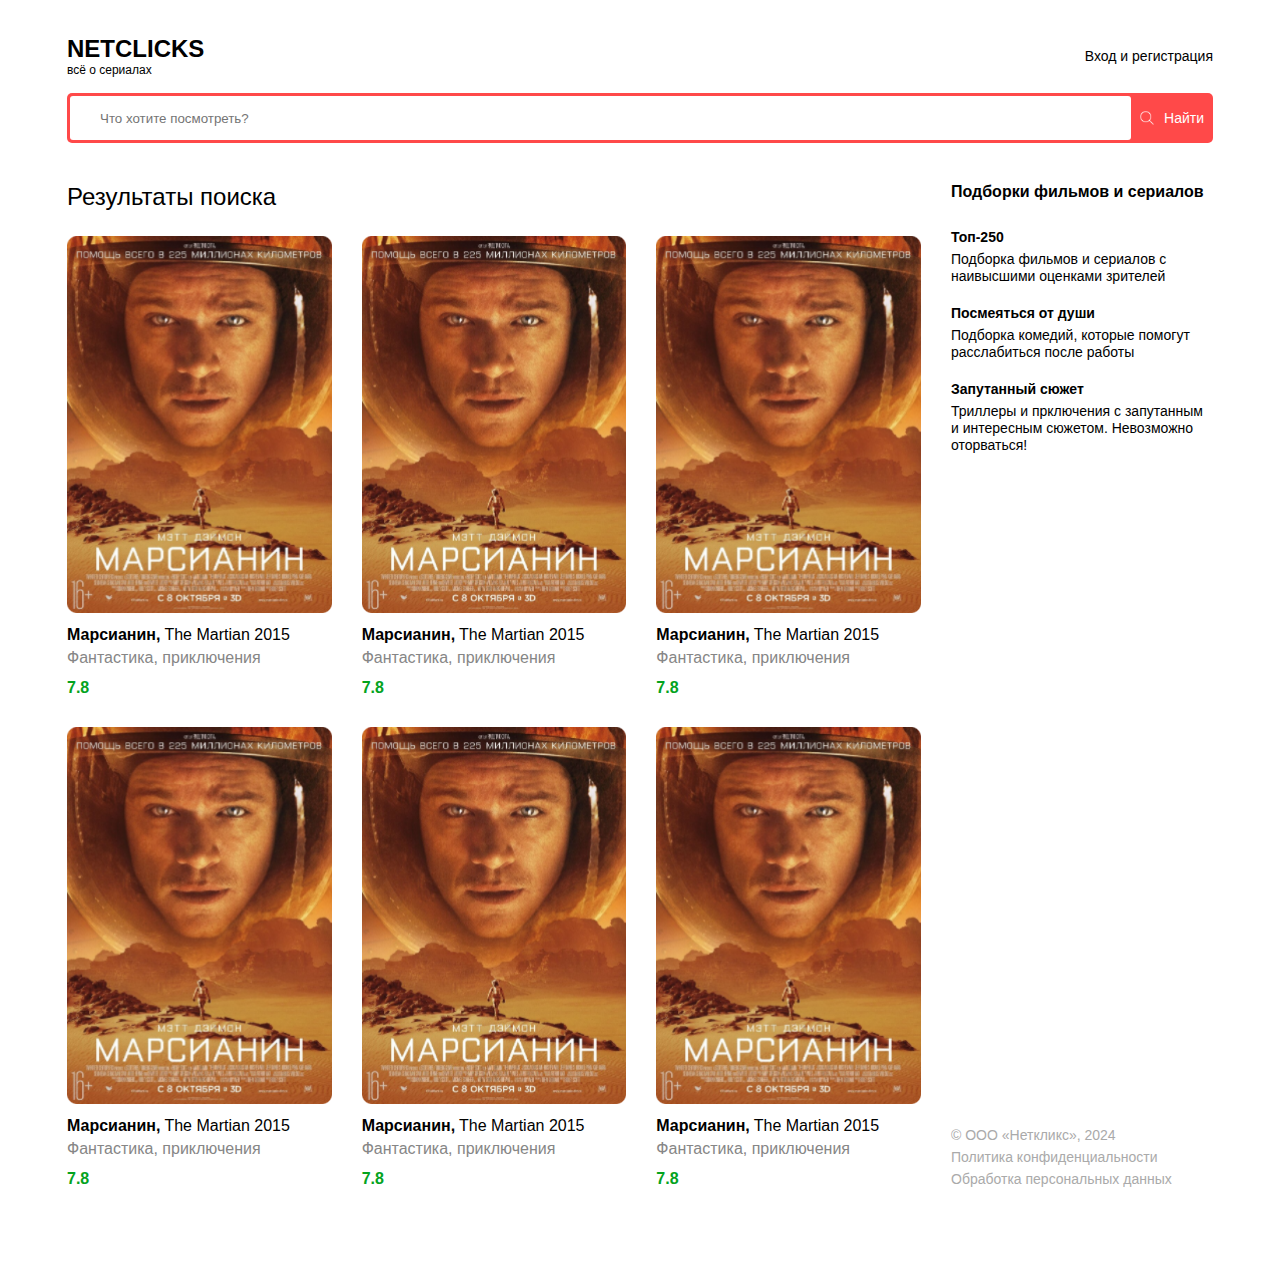
<file: index.html>
<!DOCTYPE html>
<html lang="ru">

<head>
    <meta charset="UTF-8">
    <meta name="viewport" content="width=device-width, initial-scale=1.0">
    <title>Netclicks</title>
    <link rel="stylesheet" href="style/style.css">
</head>

<body>
    <header class="header">
        <div class="container">
            <div class="header__box">
                <div class="header__logo">
                    <h1 class="header__title">NETCLICKS</h1>
                    <p class="header__desc">всё о сериалах</p>
                </div>
                <div class="header__controls">
                    <a href="#" class="header__link">Вход и регистрация</a>
                </div>
                <div class="header__controls header__controls--mobile">
                    <img src="image/menu.svg" alt="Меню">
                </div>
            </div>
        </div>
    </header>

    <main>
        <section class="search">
            <div class="container">
                <div class="search__box">
                    <input type="text" placeholder="Что хотите посмотреть?" class="search__input">
                    <button class="search__button">
                        <img src="image/search.svg" alt="Поиск">
                        <span>Найти</span>
                    </button>
                </div>
            </div>
        </section>
        <section class="content">
            <div class="container">
                <div class="content__box">
                    <div class="content__main">
                        <h2 class="content__title">Результаты поиска</h2>
                        <ul class="content__list">
                            <a href="film.html" class="content__item">
                                <div class="content__img">
                                    <img src="image/film_1.png" alt="Фильм">
                                </div>
                                <div class="content__info">
                                    <h5>Марсианин,</h5>
                                    <span>The Martian 2015</span>
                                </div>
                                <p class="content__desc">Фантастика, приключения</p>
                                <p class="content__rating">7.8</p>
                            </a>
                            <a href="film.html" class="content__item">
                                <div class="content__img">
                                    <img src="image/film_1.png" alt="Фильм">
                                </div>
                                <div class="content__info">
                                    <h5>Марсианин,</h5>
                                    <span>The Martian 2015</span>
                                </div>
                                <p class="content__desc">Фантастика, приключения</p>
                                <p class="content__rating">7.8</p>
                            </a>
                            <a href="film.html" class="content__item">
                                <div class="content__img">
                                    <img src="image/film_1.png" alt="Фильм">
                                </div>
                                <div class="content__info">
                                    <h5>Марсианин,</h5>
                                    <span>The Martian 2015</span>
                                </div>
                                <p class="content__desc">Фантастика, приключения</p>
                                <p class="content__rating">7.8</p>
                            </a>
                            <a href="film.html" class="content__item">
                                <div class="content__img">
                                    <img src="image/film_1.png" alt="Фильм">
                                </div>
                                <div class="content__info">
                                    <h5>Марсианин,</h5>
                                    <span>The Martian 2015</span>
                                </div>
                                <p class="content__desc">Фантастика, приключения</p>
                                <p class="content__rating">7.8</p>
                            </a>
                            <a href="film.html" class="content__item">
                                <div class="content__img">
                                    <img src="image/film_1.png" alt="Фильм">
                                </div>
                                <div class="content__info">
                                    <h5>Марсианин,</h5>
                                    <span>The Martian 2015</span>
                                </div>
                                <p class="content__desc">Фантастика, приключения</p>
                                <p class="content__rating">7.8</p>
                            </a>
                            <a href="film.html" class="content__item">
                                <div class="content__img">
                                    <img src="image/film_1.png" alt="Фильм">
                                </div>
                                <div class="content__info">
                                    <h5>Марсианин,</h5>
                                    <span>The Martian 2015</span>
                                </div>
                                <p class="content__desc">Фантастика, приключения</p>
                                <p class="content__rating">7.8</p>
                            </a>
                        </ul>
                    </div>
                    <div class="content__sidebar">
                        <div class="sidebar__info">
                            <h4 class="sidebar__title">Подборки фильмов и сериалов</h4>
                            <ul class="sidebar__selection selection">
                                <li class="selection__item">
                                    <h5>Топ-250</h5>
                                    <p>Подборка фильмов и сериалов
                                        с наивысшими оценками
                                        зрителей</p>
                                </li>
                                <li class="selection__item">
                                    <h5>Посмеяться от души</h5>
                                    <p>Подборка комедий, которые
                                        помогут расслабиться после
                                        работы</p>
                                </li>
                                <li class="selection__item">
                                    <h5>Запутанный сюжет</h5>
                                    <p>Триллеры и прключения
                                        с запутанным и интересным
                                        сюжетом. Невозможно оторваться!</p>
                                </li>
                            </ul>
                        </div>
                        <div class="sidebar__footer">
                            <p>© ООО «Неткликс», 2024</p>
                            <a href="#">Политика конфиденциальности</a>
                            <a href="#">Обработка персональных данных</a>
                        </div>
                    </div>
                </div>
            </div>
        </section>
    </main>
</body>

</html>
</file>
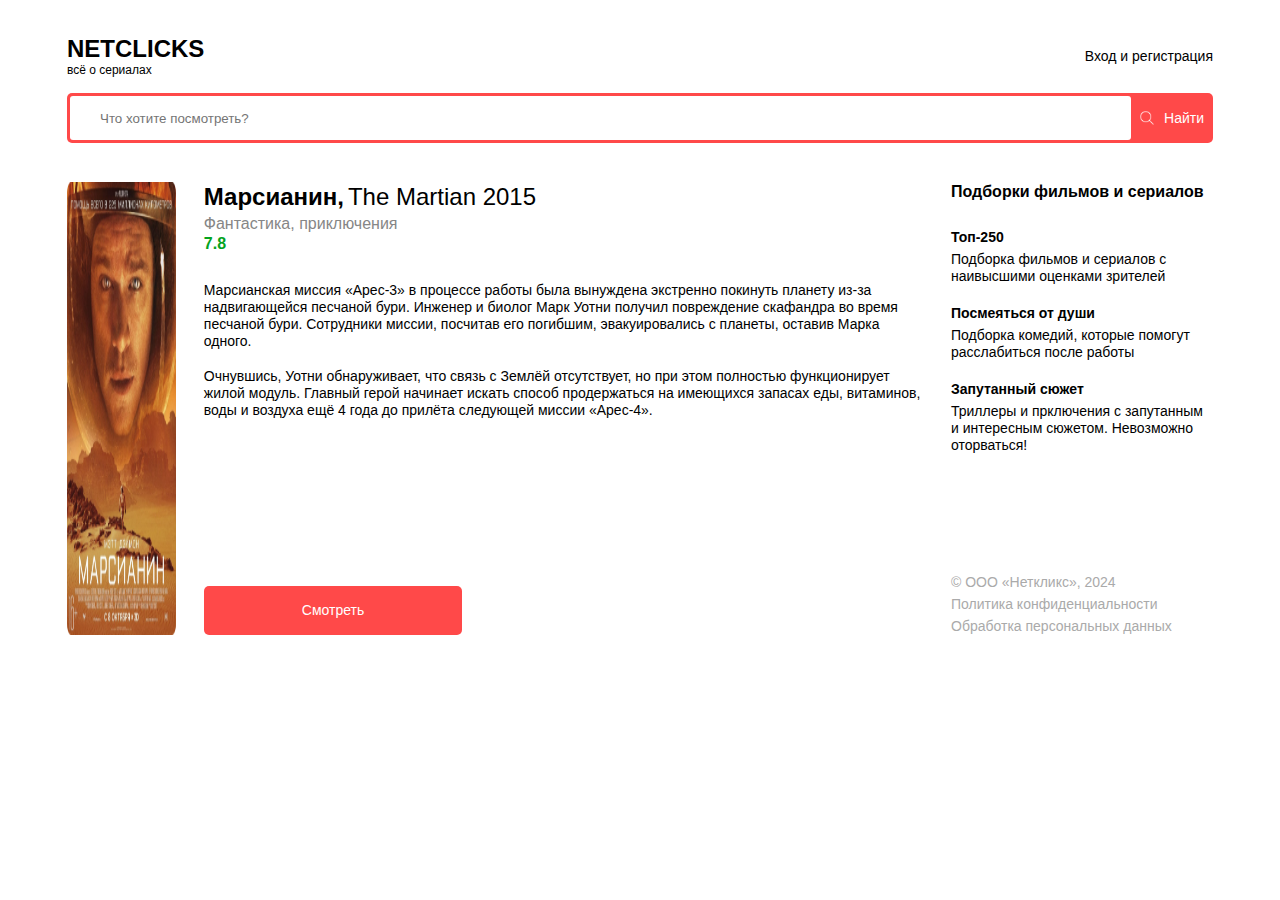
<file: film.html>
<!DOCTYPE html>
<html lang="ru">

<head>
    <meta charset="UTF-8">
    <meta name="viewport" content="width=device-width, initial-scale=1.0">
    <title>Netclicks</title>
    <link rel="stylesheet" href="style/style.css">
</head>

<body>
    <header class="header">
        <div class="container">
            <div class="header__box">
                <div class="header__logo">
                    <h1 class="header__title">NETCLICKS</h1>
                    <p class="header__desc">всё о сериалах</p>
                </div>
                <div class="header__controls">
                    <a href="#" class="header__link">Вход и регистрация</a>
                </div>
                <div class="header__controls header__controls--mobile">
                    <img src="image/menu.svg" alt="Меню">
                </div>
            </div>
        </div>
    </header>

    <main>
        <section class="search">
            <div class="container">
                <div class="search__box">
                    <input type="text" placeholder="Что хотите посмотреть?" class="search__input">
                    <button class="search__button">
                        <img src="image/search.svg" alt="Поиск">
                        <span>Найти</span>
                    </button>
                </div>
            </div>
        </section>
        <section class="content">
            <div class="container">
                <div class="content__box">
                    <div class="content__film film">
                        <div class="film__img">
                            <img src="image/film_1.png" alt="Фильм">
                        </div>
                        <div class="film__info">
                            <div class="film__content">
                                <div class="film__title">
                                    <h1>Марсианин,</h1>
                                    <p>The Martian 2015</p>
                                </div>
                                <p class="film__description">
                                    Фантастика, приключения
                                </p>
                                <p class="film__rating">7.8</p>
                                <p class="film__text">
                                    Марсианская миссия «Арес-3» в процессе работы была вынуждена экстренно покинуть
                                    планету из-за надвигающейся песчаной бури. Инженер и биолог Марк Уотни получил
                                    повреждение скафандра во время песчаной бури. Сотрудники миссии, посчитав его
                                    погибшим, эвакуировались с планеты, оставив Марка одного.
                                </p>
                                <p class="film__text">
                                    Очнувшись, Уотни обнаруживает, что связь с Землёй отсутствует, но при этом полностью
                                    функционирует жилой модуль. Главный герой начинает искать способ продержаться на
                                    имеющихся запасах еды, витаминов, воды и воздуха ещё 4 года до прилёта следующей
                                    миссии «Арес-4».
                                </p>
                            </div>
                            <div class="film__controls">
                                <button>Смотреть</button>
                            </div>
                        </div>
                    </div>
                    <div class="content__sidebar">
                        <div class="sidebar__info">
                            <h4 class="sidebar__title">Подборки фильмов и сериалов</h4>
                            <ul class="sidebar__selection selection">
                                <li class="selection__item">
                                    <h5>Топ-250</h5>
                                    <p>Подборка фильмов и сериалов
                                        с наивысшими оценками
                                        зрителей</p>
                                </li>
                                <li class="selection__item">
                                    <h5>Посмеяться от души</h5>
                                    <p>Подборка комедий, которые
                                        помогут расслабиться после
                                        работы</p>
                                </li>
                                <li class="selection__item">
                                    <h5>Запутанный сюжет</h5>
                                    <p>Триллеры и прключения
                                        с запутанным и интересным
                                        сюжетом. Невозможно оторваться!</p>
                                </li>
                            </ul>
                        </div>
                        <div class="sidebar__footer">
                            <p>© ООО «Неткликс», 2024</p>
                            <a href="#">Политика конфиденциальности</a>
                            <a href="#">Обработка персональных данных</a>
                        </div>
                    </div>
                </div>
            </div>
        </section>
    </main>
</body>

</html>
</file>
<file: style/style.css>
* {
    box-sizing: border-box;
}

body {
    margin: 0;
    padding: 0;
}

ul {
    list-style: none;
    padding: 0;
    margin: 0;
}

.header {
    margin-top: 34px;
    margin-bottom: 15px;
}

.container {
    max-width: 1194px;
    margin: 0 auto;
    padding: 0 24px;
}

.header__box {
    display: flex;
    justify-content: space-between;
    align-items: center;
}

.header__title {
    margin: 0;
    font-family: Inter, sans-serif;
    font-size: 24px;
    font-weight: 700;
    line-height: 29px;
}

.header__desc {
    margin: 0;
    font-family: Inter, sans-serif;
    font-size: 12px;
    font-weight: 300;
    line-height: 15px;
}

.header__link {
    font-family: Inter, sans-serif;
    font-size: 14px;
    font-weight: 400;
    line-height: 17px;
    text-decoration: none;
    color: rgb(0, 0, 0);
}

.header__link:hover {
    color: rgb(255, 73, 73);
}

.header__controls--mobile {
    display: none;
    align-self: flex-start;
}

.search {
    margin-bottom: 39px;
}

.search__box {
    border-radius: 5px;
    background: rgb(255, 73, 73);
    display: flex;
    justify-content: space-between;
    align-items: center;
    padding: 3px;
    gap: 3px;
    height: 50px;
}

.search__input {
    flex-grow: 1;
    height: 100%;
    border: none;
    outline: none;
    border-radius: 3px;
    background: rgb(255, 255, 255);
    padding: 0 30px;
    min-width: 0;
}

.search__button {
    display: flex;
    align-items: center;
    height: 100%;
    gap: 10px;
    background: rgb(255, 73, 73);
    border: none;
    color: rgb(255, 255, 255);
    font-family: Inter, sans-serif;
    font-size: 14px;
    font-weight: 400;
    line-height: 17px;
    cursor: pointer;
}

.content {
    margin-bottom: 94px;
}

.content__box {
    display: flex;
    justify-content: space-between;
    gap: 30px;
}

.content__main {
    flex-grow: 1;
}

.content__title {
    margin-top: 0;
    margin-bottom: 25px;
    color: rgb(0, 0, 0);
    font-family: Inter, sans-serif;
    font-size: 24px;
    font-weight: 500;
    line-height: 29px;
}

.content__list {
    display: flex;
    flex-wrap: wrap;
    gap: 30px;
}

.content__item {
    width: calc((100% - (30px * 2)) / 3);
    text-decoration: none;
}

.content__img {
    width: 100%;
    display: block;
    margin-bottom: 12px;
}

.content__img img {
    width: 100%;
    display: block;
}

.content__info {
    display: flex;
    flex-wrap: wrap;
    gap: 4px;
    margin-bottom: 4px;
}

.content__info h5,
.content__info span {
    margin: 0;
    color: rgb(0, 0, 0);
    font-family: Inter, sans-serif;
    font-size: 16px;
    line-height: 19px;
}

.content__info h5 {
    font-weight: 700;
}

.content__info span {
    font-weight: 400;
}

.content__desc {
    color: rgb(134, 134, 134);
    font-family: Inter, sans-serif;
    font-size: 16px;
    font-weight: 400;
    line-height: 19px;
    margin-top: 0;
    margin-bottom: 11px;
}

.content__rating {
    color: rgb(4, 163, 30);
    font-family: Inter, sans-serif;
    font-size: 16px;
    font-weight: 700;
    line-height: 19px;
    margin: 0;
}

.content__sidebar {
    width: 262px;
    min-width: 262px;
    display: flex;
    flex-direction: column;
    justify-content: space-between;
}

.sidebar__info {
    margin-bottom: 120px;
}

.sidebar__title {
    color: rgb(0, 0, 0);
    font-family: Inter, sans-serif;
    font-size: 16px;
    font-weight: 700;
    line-height: 19px;
    margin-top: 0;
    margin-bottom: 28px;
}

.sidebar__selection {
    display: flex;
    flex-direction: column;
    gap: 20px;
}

.selection__item {
    display: flex;
    flex-direction: column;
}

.selection__item h5,
.selection__item p {
    color: rgb(0, 0, 0);
    font-family: Inter, sans-serif;
    font-size: 14px;
    line-height: 17px;
}

.selection__item h5 {
    font-weight: 700;
    margin-top: 0;
    margin-bottom: 5px;
}

.selection__item p {
    font-weight: 400;
    margin: 0;
}

.sidebar__footer {
    display: flex;
    flex-direction: column;
    gap: 5px;
}

.sidebar__footer p,
.sidebar__footer a {
    color: rgb(170, 170, 170);
    font-family: Inter, sans-serif;
    font-size: 14px;
    font-weight: 400;
    line-height: 17px;
    margin: 0;
}

.sidebar__footer a {
    text-decoration: none;
}

.sidebar__footer a:hover {
    color: rgb(255, 73, 73);
}

.content__film {
    flex-grow: 1;
    display: flex;
    justify-content: space-between;
    gap: 28px;
}

.film__img {
    width: calc((100% -28px) / 2);
    display: flex;
    justify-content: center;
}

.film__img img {
    display: block;
    width: 100%;
    max-width: 450px;
}

.film__info {
    width: calc((100% -28px) / 2);
    display: flex;
    flex-direction: column;
    justify-content: space-between;
    gap: 30px;
}

.film__content :last-child {
    margin-bottom: 0;
}

.film__title {
    display: flex;
    flex-wrap: wrap;
    gap: 4px;
    margin-bottom: 3px;
}

.film__title h1,
.film__title p {
    color: rgb(0, 0, 0);
    font-family: Inter, sans-serif;
    font-size: 24px;
    line-height: 29px;
}

.film__title h1 {
    font-weight: 700;
    margin: 0;
}

.film__title p {
    font-weight: 400;
    margin: 0;
}

.film__description {
    color: rgb(134, 134, 134);
    font-family: Inter, sans-serif;
    font-size: 16px;
    font-weight: 400;
    line-height: 19px;
    margin-bottom: 2px;
    margin-top: 0;
}

.film__rating {
    color: rgb(4, 163, 30);
    font-family: Inter, sans-serif;
    font-size: 16px;
    font-weight: 700;
    margin-top: 0;
    margin-bottom: 29px;
}

.film__text {
    color: rgb(0, 0, 0);
    font-family: Inter, sans-serif;
    font-size: 14px;
    font-weight: 400;
    line-height: 17px;
    margin-top: 0;
    margin-bottom: 18px;
}

.film__controls button {
    color: rgb(255, 255, 255);
    font-family: Inter, sans-serif;
    font-size: 14px;
    font-weight: 400;
    line-height: 17px;
    padding: 16px 98px;
    border-radius: 5px;
    background: rgb(255, 73, 73);
    border: none;
    outline: none;
    cursor: pointer;
}

@media (max-width: 991px) {
    .content__item {
        width: calc((100% - 30px) / 2);
    }

    .content__film {
        flex-direction: column;
    }

    .film__img {
        width: 100%;
    }

    .film__info {
        width: 100%;
    }
}

@media (max-width: 768px) {
    .header__controls {
        display: none;
    }

    .header__controls--mobile {
        display: block;
    }

    .search__input {
        padding: 0 15px;
    }

    .content__box {
        flex-direction: column;
    }

    .content__sidebar {
        width: 100%;
    }
}

@media (max-width: 480px) {
    .content__item {
        width: 100%;
        min-width: 100%;
    }
}
</file>
